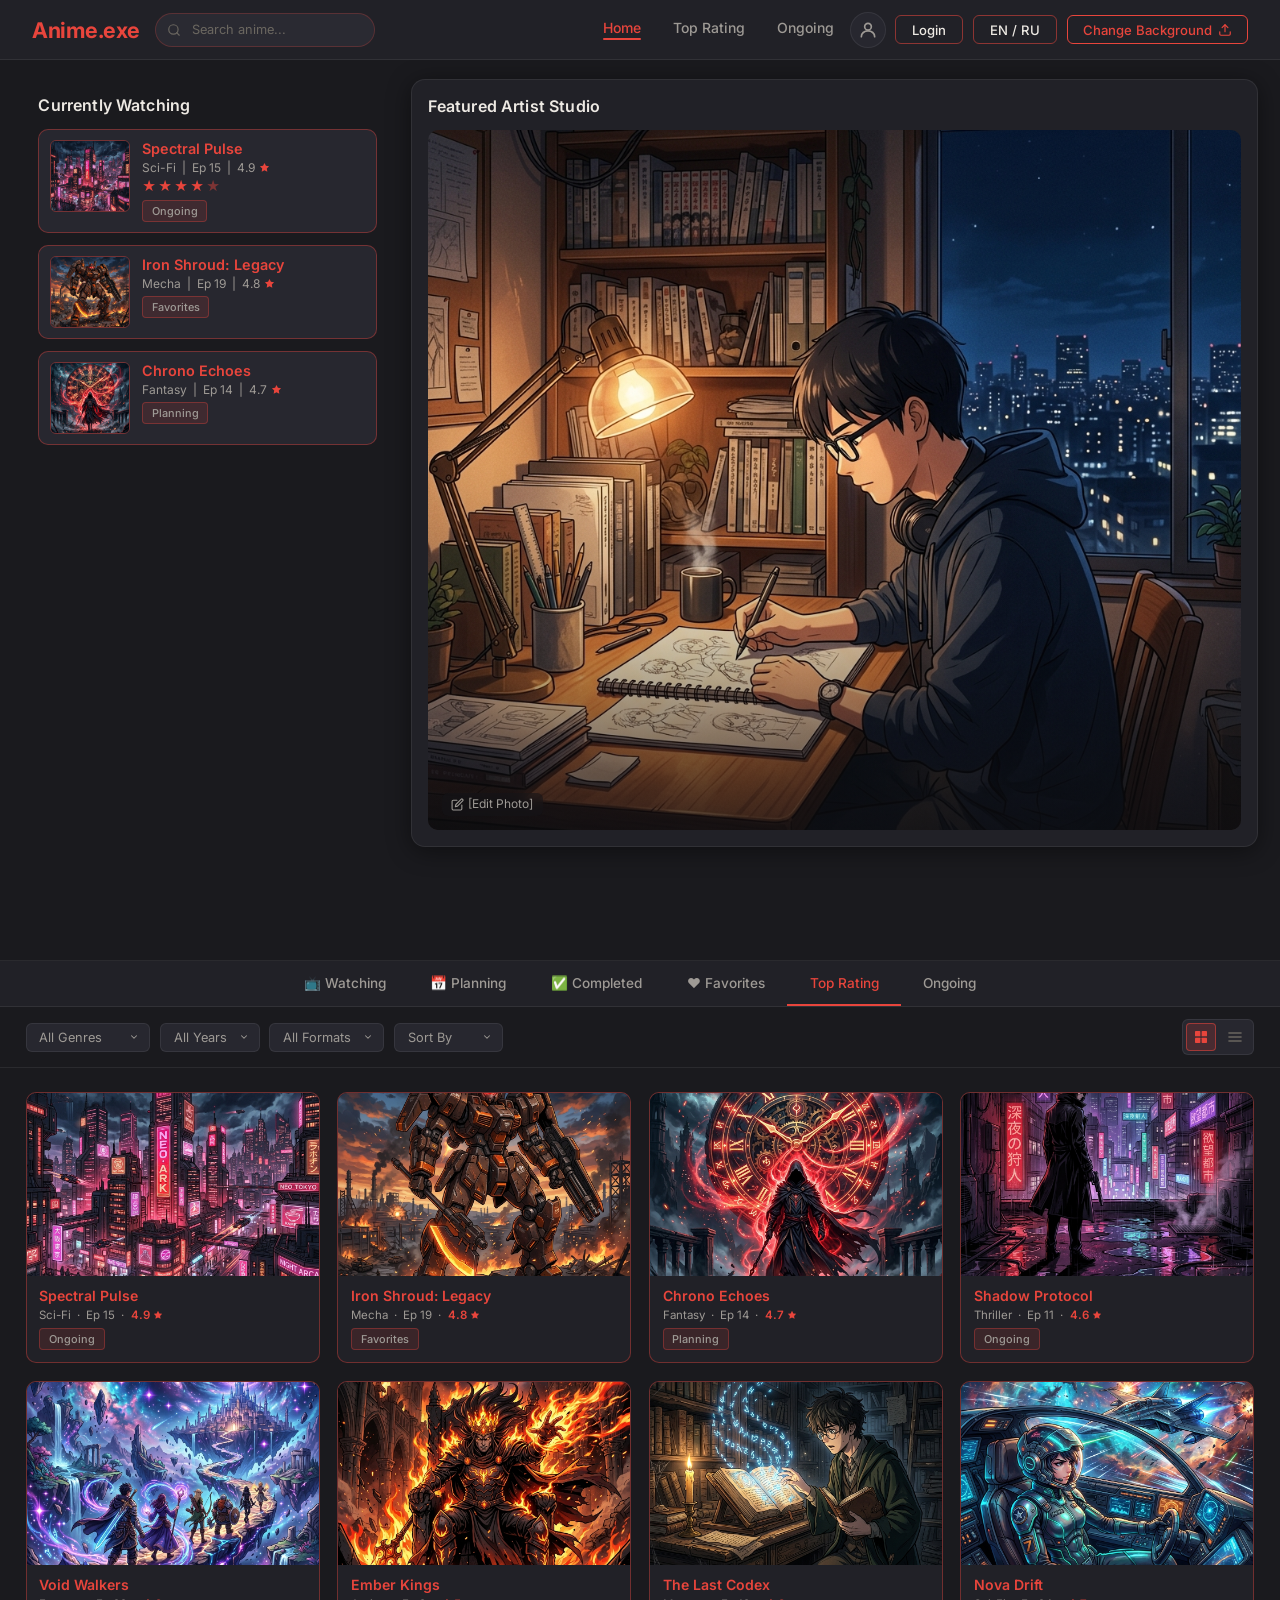
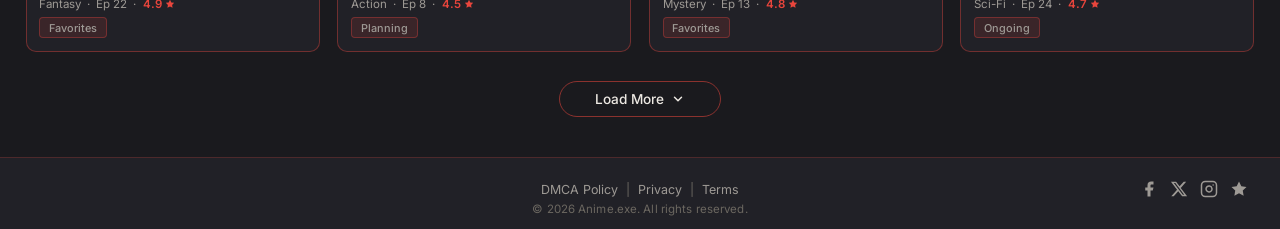
<file: index.html>
<!DOCTYPE html>
<html lang="en">

<head>
  <meta charset="UTF-8" />
  <meta name="viewport" content="width=device-width, initial-scale=1.0" />
  <meta name="description"
    content="Anime.exe — Track your anime, discover featured artists, and explore top-rated series all in one place." />
  <title>Anime.exe — Anime Tracker &amp; Featured Artists</title>

  <!-- Google Fonts -->
  <link rel="preconnect" href="https://fonts.googleapis.com" />
  <link rel="preconnect" href="https://fonts.gstatic.com" crossorigin />
  <link href="https://fonts.googleapis.com/css2?family=Inter:wght@300;400;500;600;700&display=swap" rel="stylesheet" />

  <link rel="stylesheet" href="css/style.css" />
</head>

<body>

  <!-- ===================== NAVIGATION ===================== -->
  <header class="navbar" role="banner">
    <a href="#" class="logo" id="site-logo" aria-label="Anime.exe Home">Anime<span>.exe</span></a>

    <!-- Search bar -->
    <div class="header-search-wrap" id="header-search-wrap">
      <svg class="search-icon" xmlns="http://www.w3.org/2000/svg" viewBox="0 0 24 24" fill="none" stroke="currentColor"
        stroke-width="2" stroke-linecap="round" stroke-linejoin="round" aria-hidden="true">
        <circle cx="11" cy="11" r="8" />
        <line x1="21" y1="21" x2="16.65" y2="16.65" />
      </svg>
      <input type="text" id="search-bar" class="header-search" placeholder="Search anime..." autocomplete="off"
        aria-label="Search anime" />
    </div>

    <nav class="nav-links" id="main-nav" aria-label="Main navigation">
      <a href="#home-section" class="nav-link active" id="nav-home">Home</a>
      <a href="#library-section" class="nav-link" id="nav-top-rating" data-tab="tab-top">Top Rating</a>
      <a href="#library-section" class="nav-link" id="nav-ongoing" data-tab="tab-ongoing">Ongoing</a>
    </nav>

    <div class="nav-actions" id="nav-actions">
      <button class="btn-icon" id="btn-profile" aria-label="Profile">
        <svg xmlns="http://www.w3.org/2000/svg" width="20" height="20" viewBox="0 0 24 24" fill="none"
          stroke="currentColor" stroke-width="2" stroke-linecap="round" stroke-linejoin="round">
          <circle cx="12" cy="8" r="4" />
          <path d="M4 20c0-4 3.6-7 8-7s8 3 8 7" />
        </svg>
      </button>
      <button class="btn-outline" id="btn-login">Login</button>
      <button class="btn-outline" id="lang-toggle" aria-label="Toggle language" title="Switch language">EN / RU</button>
      <button class="btn-change-bg" id="btn-change-bg">
        Change Background
        <svg xmlns="http://www.w3.org/2000/svg" width="14" height="14" viewBox="0 0 24 24" fill="none"
          stroke="currentColor" stroke-width="2" stroke-linecap="round" stroke-linejoin="round" style="margin-left:6px">
          <path d="M21 15v4a2 2 0 0 1-2 2H5a2 2 0 0 1-2-2v-4" />
          <polyline points="17 8 12 3 7 8" />
          <line x1="12" y1="3" x2="12" y2="15" />
        </svg>
      </button>
      <!-- Hidden file picker triggered by the button above -->
      <input type="file" id="bg-upload" accept="image/*" style="display:none" aria-hidden="true" />
    </div>
  </header>

  <!-- ===================== MAIN CONTENT ===================== -->
  <main class="main-content" id="main-grid-view" data-section="home-section">

    <!-- LEFT COLUMN: Currently Watching -->
    <section class="col-left" id="currently-watching" aria-label="Currently Watching">
      <h2 class="section-title">Currently Watching</h2>

      <div class="anime-cards-list" id="anime-cards-list">

        <!-- Card 1: Spectral Pulse -->
        <article class="anime-card sidebar-card" id="card-spectral-pulse">
          <div class="card-thumb">
            <img src="assets/spectral-pulse.png" alt="Spectral Pulse — sci-fi cityscape" loading="lazy" />
          </div>
          <div class="card-info">
            <h3 class="card-title">Spectral Pulse</h3>
            <p class="card-meta">Sci-Fi &nbsp;|&nbsp; Ep 15 &nbsp;|&nbsp; 4.9
              <svg class="star-icon" xmlns="http://www.w3.org/2000/svg" viewBox="0 0 24 24" fill="currentColor">
                <path
                  d="M12 2l3.09 6.26L22 9.27l-5 4.87 1.18 6.88L12 17.77l-6.18 3.25L7 14.14 2 9.27l6.91-1.01L12 2z" />
              </svg>
            </p>
            <div class="card-stars" aria-label="Rating 4.9 out of 5">
              <span class="star filled">★</span><span class="star filled">★</span><span
                class="star filled">★</span><span class="star filled">★</span><span class="star half">★</span>
            </div>
            <span class="badge badge-ongoing" id="badge-ongoing-1">Ongoing</span>
          </div>
        </article>

        <!-- Card 2: Iron Shroud: Legacy -->
        <article class="anime-card sidebar-card" id="card-iron-shroud">
          <div class="card-thumb">
            <img src="assets/iron-shroud.png" alt="Iron Shroud: Legacy — giant mecha robot" loading="lazy" />
          </div>
          <div class="card-info">
            <h3 class="card-title">Iron Shroud: Legacy</h3>
            <p class="card-meta">Mecha &nbsp;|&nbsp; Ep 19 &nbsp;|&nbsp; 4.8
              <svg class="star-icon" xmlns="http://www.w3.org/2000/svg" viewBox="0 0 24 24" fill="currentColor">
                <path
                  d="M12 2l3.09 6.26L22 9.27l-5 4.87 1.18 6.88L12 17.77l-6.18 3.25L7 14.14 2 9.27l6.91-1.01L12 2z" />
              </svg>
            </p>
            <span class="badge badge-favorites" id="badge-favorites-1">Favorites</span>
          </div>
        </article>

        <!-- Card 3: Chrono Echoes -->
        <article class="anime-card sidebar-card" id="card-chrono-echoes">
          <div class="card-thumb">
            <img src="assets/chrono-echoes.png" alt="Chrono Echoes — cloaked figure and glowing clock" loading="lazy" />
          </div>
          <div class="card-info">
            <h3 class="card-title">Chrono Echoes</h3>
            <p class="card-meta">Fantasy &nbsp;|&nbsp; Ep 14 &nbsp;|&nbsp; 4.7
              <svg class="star-icon" xmlns="http://www.w3.org/2000/svg" viewBox="0 0 24 24" fill="currentColor">
                <path
                  d="M12 2l3.09 6.26L22 9.27l-5 4.87 1.18 6.88L12 17.77l-6.18 3.25L7 14.14 2 9.27l6.91-1.01L12 2z" />
              </svg>
            </p>
            <span class="badge badge-planning" id="badge-planning-1">Planning</span>
          </div>
        </article>

      </div>
    </section>

    <!-- RIGHT COLUMN: Featured Artist Studio -->
    <section class="col-right" id="featured-artist" aria-label="Featured Artist Studio">
      <h2 class="section-title">Featured Artist Studio</h2>
      <div class="artist-panel" id="artist-panel">
        <button class="edit-photo-btn" id="btn-edit-photo" aria-label="Edit background photo">
          <svg xmlns="http://www.w3.org/2000/svg" width="13" height="13" viewBox="0 0 24 24" fill="none"
            stroke="currentColor" stroke-width="2" stroke-linecap="round" stroke-linejoin="round"
            style="display:inline;vertical-align:middle;margin-right:4px">
            <path d="M11 4H4a2 2 0 0 0-2 2v14a2 2 0 0 0 2 2h14a2 2 0 0 0 2-2v-7" />
            <path d="M18.5 2.5a2.121 2.121 0 0 1 3 3L12 15l-4 1 1-4 9.5-9.5z" />
          </svg>
          [Edit Photo]
        </button>
      </div>
    </section>

  </main>

  <!-- ===================== DETAIL VIEW ===================== -->
  <section id="detail-view" class="hidden">
    <button id="back-to-grid" class="neon-btn-small">← Back to Home</button>

    <div class="detail-header-box neon-box">
      <h1 id="detail-title">NEON AEGIS: CHRONO RIFT</h1>
      <div class="detail-stats">
        <span id="detail-rating" class="accent-text">4.9 ★★★★★</span>
        <span class="divider">|</span>
        <span id="detail-episodes">13 EPISODES</span>
        <span class="divider">|</span>
        <span id="detail-status" class="status-badge">ONGOING</span>
      </div>
    </div>

    <div class="detail-meta-box neon-box">
      <div class="library-dropdown-container">
        <button id="detail-lib-btn" class="neon-btn-large">
          <span class="icon">⊞</span> ADD TO LIBRARY
        </button>
        <div id="library-dropdown" class="neon-dropdown hidden">
          <button class="dropdown-item" data-list="favorites">❤️ Favorites</button>
          <button class="dropdown-item" data-list="planning">📅 Planning</button>
          <button class="dropdown-item" data-list="watching">📺 Watching</button>
          <button class="dropdown-item" data-list="completed">✅ Completed</button>
        </div>
      </div>
      <div class="meta-info">
        <span>Type: <span id="detail-type" class="accent-text">TV</span></span>
        <span>Season: <span id="detail-season" class="accent-text">Spring</span></span>
        <span>Genres: <span id="detail-genres" class="accent-text">Action • Sci-Fi</span></span>
        <span>Duration: <span id="detail-duration" class="accent-text">~ 24 min</span></span>
      </div>
    </div>

    <div class="detail-content-split">
      <!-- Left Side: Episode / Info Area -->
      <div class="detail-sidebar neon-box">
        <div class="tab-headers">
          <span class="tab active" data-tab="description">DESCRIPTION</span>
          <span class="tab" data-tab="characters">CHARACTERS</span>
        </div>
        <div class="tab-content" id="detail-synopsis">
          Loading synopsis...
        </div>
      </div>

      <!-- Right Side: Video Player -->
      <div class="detail-player-container">
        <iframe id="detail-video-iframe" src="" frameborder="0" allowfullscreen></iframe>
      </div>
    </div>
  </section>

  <!-- ===================== LIBRARY SECTION ===================== -->
  <section id="library-section" class="lib-section" aria-label="Browse Library">

    <!-- Category Tabs -->
    <nav class="lib-category-nav" id="lib-category-nav" aria-label="Library categories">
      <div class="lib-tabs" role="tablist">
        <button class="lib-tab category-tab" id="tab-watching" role="tab" aria-selected="false" data-type="watching">📺 Watching</button>
        <button class="lib-tab category-tab" id="tab-planning" role="tab" aria-selected="false" data-type="planning">📅 Planning</button>
        <button class="lib-tab category-tab" id="tab-completed" role="tab" aria-selected="false" data-type="completed">✅ Completed</button>
        <button class="lib-tab category-tab" id="tab-favorites" role="tab" aria-selected="false" data-type="favorites">❤️ Favorites</button>
        <button class="lib-tab lib-tab--active active-tab category-tab" id="tab-top" role="tab" aria-selected="true" data-type="top">Top Rating</button>
        <button class="lib-tab category-tab" id="tab-ongoing" role="tab" aria-selected="false" data-type="ongoing">Ongoing</button>
      </div>
    </nav>

    <!-- Filter Bar -->
    <div class="lib-filter-bar" id="lib-filter-bar">
      <div class="lib-filters-left" id="lib-filters-left">
        <select class="lib-select" id="genre-filter" aria-label="Filter by genre">
          <option value="">All Genres</option>
          <option value="Action">Action</option>
          <option value="Adventure">Adventure</option>
          <option value="Comedy">Comedy</option>
          <option value="Drama">Drama</option>
          <option value="Fantasy">Fantasy</option>
          <option value="Horror">Horror</option>
          <option value="Mecha">Mecha</option>
          <option value="Mystery">Mystery</option>
          <option value="Romance">Romance</option>
          <option value="Sci-Fi">Sci-Fi</option>
          <option value="Slice of Life">Slice of Life</option>
          <option value="Sports">Sports</option>
          <option value="Supernatural">Supernatural</option>
          <option value="Thriller">Thriller</option>
        </select>
        <select class="lib-select" id="year-filter" aria-label="Filter by year">
          <option value="">All Years</option>
          <option value="2026">2026</option>
          <option value="2025">2025</option>
          <option value="2024">2024</option>
          <option value="2023">2023</option>
          <option value="2022">2022</option>
          <option value="2021">2021</option>
          <option value="2020">2020</option>
        </select>
        <select class="lib-select" id="format-filter" aria-label="Filter by format">
          <option value="">All Formats</option>
          <option value="tv">TV Series</option>
          <option value="movie">Movie</option>
          <option value="ova">OVA</option>
          <option value="ona">ONA</option>
          <option value="special">Special</option>
        </select>
        <select class="lib-select" id="filter-sort" aria-label="Sort by">
          <option value="">Sort By</option>
          <option value="rating">Rating</option>
          <option value="title">Title (A–Z)</option>
          <option value="newest">Newest</option>
        </select>
      </div>
      <div class="lib-view-toggle" id="lib-view-toggle" role="group" aria-label="View mode">
        <button class="lib-view-btn lib-view-btn--active" id="btn-grid-view" aria-label="Grid view" title="Grid View">
          <svg xmlns="http://www.w3.org/2000/svg" width="16" height="16" viewBox="0 0 24 24" fill="currentColor">
            <rect x="3" y="3" width="8" height="8" rx="1"/><rect x="13" y="3" width="8" height="8" rx="1"/>
            <rect x="3" y="13" width="8" height="8" rx="1"/><rect x="13" y="13" width="8" height="8" rx="1"/>
          </svg>
        </button>
        <button class="lib-view-btn" id="btn-list-view" aria-label="List view" title="List View">
          <svg xmlns="http://www.w3.org/2000/svg" width="16" height="16" viewBox="0 0 24 24" fill="none"
            stroke="currentColor" stroke-width="2.5" stroke-linecap="round">
            <line x1="3" y1="6" x2="21" y2="6"/><line x1="3" y1="12" x2="21" y2="12"/>
            <line x1="3" y1="18" x2="21" y2="18"/>
          </svg>
        </button>
      </div>
    </div>

    <!-- Anime Grid + Pagination -->
    <div class="lib-section-body" id="lib-section-body">
      <div class="lib-grid" id="library-grid" role="list" aria-live="polite">

        <!-- Card 1 — Spectral Pulse -->
        <article class="lib-card" id="lc-1" role="listitem">
          <div class="lib-card__poster">
            <img src="assets/spectral-pulse.png" alt="Spectral Pulse" loading="lazy" />
            <div class="lib-card__overlay">
              <p class="lib-card__synopsis">In a city where signals carry memories, one detective can read the dead. Every frequency hides a secret buried in static.</p>
              <a href="#" class="lib-card__trailer" id="trailer-lc-1">▶ Play Trailer</a>
            </div>
          </div>
          <div class="lib-card__body">
            <h3 class="lib-card__title">Spectral Pulse</h3>
            <p class="lib-card__meta">Sci-Fi &nbsp;·&nbsp; Ep 15 &nbsp;·&nbsp; <span class="lib-rating">4.9 <svg class="lib-star" viewBox="0 0 24 24" fill="currentColor"><path d="M12 2l3.09 6.26L22 9.27l-5 4.87 1.18 6.88L12 17.77l-6.18 3.25L7 14.14 2 9.27l6.91-1.01L12 2z"/></svg></span></p>
            <span class="badge badge-ongoing">Ongoing</span>
          </div>
        </article>

        <!-- Card 2 — Iron Shroud: Legacy -->
        <article class="lib-card" id="lc-2" role="listitem">
          <div class="lib-card__poster">
            <img src="assets/iron-shroud.png" alt="Iron Shroud: Legacy" loading="lazy" />
            <div class="lib-card__overlay">
              <p class="lib-card__synopsis">Humanity's last iron fortress stands against an endless mechanical tide. One pilot carries the weight of every fallen soldier.</p>
              <a href="#" class="lib-card__trailer" id="trailer-lc-2">▶ Play Trailer</a>
            </div>
          </div>
          <div class="lib-card__body">
            <h3 class="lib-card__title">Iron Shroud: Legacy</h3>
            <p class="lib-card__meta">Mecha &nbsp;·&nbsp; Ep 19 &nbsp;·&nbsp; <span class="lib-rating">4.8 <svg class="lib-star" viewBox="0 0 24 24" fill="currentColor"><path d="M12 2l3.09 6.26L22 9.27l-5 4.87 1.18 6.88L12 17.77l-6.18 3.25L7 14.14 2 9.27l6.91-1.01L12 2z"/></svg></span></p>
            <span class="badge badge-favorites">Favorites</span>
          </div>
        </article>

        <!-- Card 3 — Chrono Echoes -->
        <article class="lib-card" id="lc-3" role="listitem">
          <div class="lib-card__poster">
            <img src="assets/chrono-echoes.png" alt="Chrono Echoes" loading="lazy" />
            <div class="lib-card__overlay">
              <p class="lib-card__synopsis">A sorcerer cursed to relive the same dying hour searches for the one choice that breaks the loop. Time is not an ally — it is a cage.</p>
              <a href="#" class="lib-card__trailer" id="trailer-lc-3">▶ Play Trailer</a>
            </div>
          </div>
          <div class="lib-card__body">
            <h3 class="lib-card__title">Chrono Echoes</h3>
            <p class="lib-card__meta">Fantasy &nbsp;·&nbsp; Ep 14 &nbsp;·&nbsp; <span class="lib-rating">4.7 <svg class="lib-star" viewBox="0 0 24 24" fill="currentColor"><path d="M12 2l3.09 6.26L22 9.27l-5 4.87 1.18 6.88L12 17.77l-6.18 3.25L7 14.14 2 9.27l6.91-1.01L12 2z"/></svg></span></p>
            <span class="badge badge-planning">Planning</span>
          </div>
        </article>

        <!-- Card 4 — Shadow Protocol -->
        <article class="lib-card" id="lc-4" role="listitem">
          <div class="lib-card__poster">
            <img src="assets/shadow-protocol.png" alt="Shadow Protocol" loading="lazy" />
            <div class="lib-card__overlay">
              <p class="lib-card__synopsis">Ghost operatives exist between governments, unseen and unaccountable. When one goes rogue, only shadows can hunt a shadow.</p>
              <a href="#" class="lib-card__trailer" id="trailer-lc-4">▶ Play Trailer</a>
            </div>
          </div>
          <div class="lib-card__body">
            <h3 class="lib-card__title">Shadow Protocol</h3>
            <p class="lib-card__meta">Thriller &nbsp;·&nbsp; Ep 11 &nbsp;·&nbsp; <span class="lib-rating">4.6 <svg class="lib-star" viewBox="0 0 24 24" fill="currentColor"><path d="M12 2l3.09 6.26L22 9.27l-5 4.87 1.18 6.88L12 17.77l-6.18 3.25L7 14.14 2 9.27l6.91-1.01L12 2z"/></svg></span></p>
            <span class="badge badge-ongoing">Ongoing</span>
          </div>
        </article>

        <!-- Card 5 — Void Walkers -->
        <article class="lib-card" id="lc-5" role="listitem">
          <div class="lib-card__poster">
            <img src="assets/void-walkers.png" alt="Void Walkers" loading="lazy" />
            <div class="lib-card__overlay">
              <p class="lib-card__synopsis">Five strangers bound by a cosmic anomaly must cross a dimension that devours hope. To walk the Void is to forget who you were.</p>
              <a href="#" class="lib-card__trailer" id="trailer-lc-5">▶ Play Trailer</a>
            </div>
          </div>
          <div class="lib-card__body">
            <h3 class="lib-card__title">Void Walkers</h3>
            <p class="lib-card__meta">Fantasy &nbsp;·&nbsp; Ep 22 &nbsp;·&nbsp; <span class="lib-rating">4.9 <svg class="lib-star" viewBox="0 0 24 24" fill="currentColor"><path d="M12 2l3.09 6.26L22 9.27l-5 4.87 1.18 6.88L12 17.77l-6.18 3.25L7 14.14 2 9.27l6.91-1.01L12 2z"/></svg></span></p>
            <span class="badge badge-favorites">Favorites</span>
          </div>
        </article>

        <!-- Card 6 — Ember Kings -->
        <article class="lib-card" id="lc-6" role="listitem">
          <div class="lib-card__poster">
            <img src="assets/ember-kings.png" alt="Ember Kings" loading="lazy" />
            <div class="lib-card__overlay">
              <p class="lib-card__synopsis">Three feuding fire dynasties teeter on the edge of civil war. One ember-born prince must choose between throne and truth.</p>
              <a href="#" class="lib-card__trailer" id="trailer-lc-6">▶ Play Trailer</a>
            </div>
          </div>
          <div class="lib-card__body">
            <h3 class="lib-card__title">Ember Kings</h3>
            <p class="lib-card__meta">Action &nbsp;·&nbsp; Ep 8 &nbsp;·&nbsp; <span class="lib-rating">4.5 <svg class="lib-star" viewBox="0 0 24 24" fill="currentColor"><path d="M12 2l3.09 6.26L22 9.27l-5 4.87 1.18 6.88L12 17.77l-6.18 3.25L7 14.14 2 9.27l6.91-1.01L12 2z"/></svg></span></p>
            <span class="badge badge-planning">Planning</span>
          </div>
        </article>

        <!-- Card 7 — The Last Codex -->
        <article class="lib-card" id="lc-7" role="listitem">
          <div class="lib-card__poster">
            <img src="assets/last-codex.png" alt="The Last Codex" loading="lazy" />
            <div class="lib-card__overlay">
              <p class="lib-card__synopsis">An ancient book rewriting itself with the reader's fears holds the key to a god's prison. Knowledge is not power — it is a chain.</p>
              <a href="#" class="lib-card__trailer" id="trailer-lc-7">▶ Play Trailer</a>
            </div>
          </div>
          <div class="lib-card__body">
            <h3 class="lib-card__title">The Last Codex</h3>
            <p class="lib-card__meta">Mystery &nbsp;·&nbsp; Ep 13 &nbsp;·&nbsp; <span class="lib-rating">4.8 <svg class="lib-star" viewBox="0 0 24 24" fill="currentColor"><path d="M12 2l3.09 6.26L22 9.27l-5 4.87 1.18 6.88L12 17.77l-6.18 3.25L7 14.14 2 9.27l6.91-1.01L12 2z"/></svg></span></p>
            <span class="badge badge-favorites">Favorites</span>
          </div>
        </article>

        <!-- Card 8 — Nova Drift -->
        <article class="lib-card" id="lc-8" role="listitem">
          <div class="lib-card__poster">
            <img src="assets/nova-drift.png" alt="Nova Drift" loading="lazy" />
            <div class="lib-card__overlay">
              <p class="lib-card__synopsis">Squadron 7 chases a signal at the edge of charted space — what they find redefines every war they've fought. Stars don't die quietly.</p>
              <a href="#" class="lib-card__trailer" id="trailer-lc-8">▶ Play Trailer</a>
            </div>
          </div>
          <div class="lib-card__body">
            <h3 class="lib-card__title">Nova Drift</h3>
            <p class="lib-card__meta">Sci-Fi &nbsp;·&nbsp; Ep 24 &nbsp;·&nbsp; <span class="lib-rating">4.7 <svg class="lib-star" viewBox="0 0 24 24" fill="currentColor"><path d="M12 2l3.09 6.26L22 9.27l-5 4.87 1.18 6.88L12 17.77l-6.18 3.25L7 14.14 2 9.27l6.91-1.01L12 2z"/></svg></span></p>
            <span class="badge badge-ongoing">Ongoing</span>
          </div>
        </article>

      </div><!-- /.lib-grid -->

      <!-- Load More -->
      <div class="lib-pagination" id="lib-pagination">
        <button class="btn-load-more" id="load-more-btn">
          Load More
          <svg xmlns="http://www.w3.org/2000/svg" width="14" height="14" viewBox="0 0 24 24" fill="none"
            stroke="currentColor" stroke-width="2.5" stroke-linecap="round" stroke-linejoin="round" style="margin-left:7px">
            <polyline points="6 9 12 15 18 9"/>
          </svg>
        </button>
      </div>

    </div><!-- /.lib-section-body -->

  </section><!-- /#library-section -->



  <script>
    function activateLibTab(tabId) {
      document.querySelectorAll('.lib-tab').forEach(function (t) {
        t.classList.remove('lib-tab--active');
        t.setAttribute('aria-selected', 'false');
      });
      var el = document.getElementById(tabId);
      if (el) { el.classList.add('lib-tab--active'); el.setAttribute('aria-selected', 'true'); }
    }
    document.querySelectorAll('.lib-tab').forEach(function (tab) {
      tab.addEventListener('click', function () { activateLibTab(this.id); });
    });
    ['nav-top-rating', 'nav-ongoing'].forEach(function (navId) {
      var el = document.getElementById(navId);
      if (!el) return;
      el.addEventListener('click', function () {
        var tabId = this.getAttribute('data-tab');
        if (tabId) activateLibTab(tabId);
      });
    });
  </script>

  <!-- ===================== FOOTER ===================== -->
  <footer class="site-footer" id="site-footer" role="contentinfo">
    <div class="footer-inner">
      <div class="footer-policy-links" id="footer-policy-links">
        <a href="#" class="footer-link" id="link-dmca">DMCA Policy</a>
        <span class="footer-sep">|</span>
        <a href="#" class="footer-link" id="link-privacy">Privacy</a>
        <span class="footer-sep">|</span>
        <a href="#" class="footer-link" id="link-terms">Terms</a>
      </div>
      <div class="footer-social" id="footer-social" aria-label="Social media links">
        <a href="#" class="social-icon" id="social-facebook" aria-label="Facebook">
          <svg xmlns="http://www.w3.org/2000/svg" width="18" height="18" viewBox="0 0 24 24" fill="currentColor"><path d="M18 2h-3a5 5 0 0 0-5 5v3H7v4h3v8h4v-8h3l1-4h-4V7a1 1 0 0 1 1-1h3z" /></svg>
        </a>
        <a href="#" class="social-icon" id="social-twitter" aria-label="X (Twitter)">
          <svg xmlns="http://www.w3.org/2000/svg" width="18" height="18" viewBox="0 0 24 24" fill="currentColor"><path d="M18.244 2.25h3.308l-7.227 8.26 8.502 11.24H16.17l-5.214-6.817L4.99 21.75H1.68l7.73-8.835L1.254 2.25H8.08l4.713 6.231zm-1.161 17.52h1.833L7.084 4.126H5.117z" /></svg>
        </a>
        <a href="#" class="social-icon" id="social-instagram" aria-label="Instagram">
          <svg xmlns="http://www.w3.org/2000/svg" width="18" height="18" viewBox="0 0 24 24" fill="none" stroke="currentColor" stroke-width="2" stroke-linecap="round" stroke-linejoin="round"><rect x="2" y="2" width="20" height="20" rx="5" ry="5" /><path d="M16 11.37A4 4 0 1 1 12.63 8 4 4 0 0 1 16 11.37z" /><line x1="17.5" y1="6.5" x2="17.51" y2="6.5" /></svg>
        </a>
        <a href="#" class="social-icon social-icon--star" id="social-youtube" aria-label="YouTube">
          <svg xmlns="http://www.w3.org/2000/svg" width="18" height="18" viewBox="0 0 24 24" fill="currentColor"><path d="M12 2l3.09 6.26L22 9.27l-5 4.87 1.18 6.88L12 17.77l-6.18 3.25L7 14.14 2 9.27l6.91-1.01L12 2z" /></svg>
        </a>
      </div>
    </div>
    <p class="footer-copy" id="footer-copyright">© 2026 Anime.exe. All rights reserved.</p>
  </footer>

  <!-- App functionality -->
  <script src="app.js"></script>




  <!-- ===================== LOGIN MODAL ===================== -->
  <div id="login-modal" class="modal-overlay hidden" role="dialog" aria-modal="true" aria-labelledby="modal-title">
    <div class="modal-box neon-box">
      <button class="modal-close" id="modal-close" aria-label="Close">✕</button>
      <h2 class="modal-title" id="modal-title">LOGIN</h2>
      <p class="modal-subtitle">Sign in to sync your library</p>
      <div class="modal-form">
        <input type="text" id="modal-username" class="modal-input" placeholder="Username" autocomplete="off" />
        <input type="password" id="modal-password" class="modal-input" placeholder="Password" />
        <button class="neon-btn-large modal-submit" id="modal-submit">ENTER</button>
        <p class="modal-status" id="modal-status"></p>
      </div>
    </div>
  </div>

</body>

</html>
</file>
<file: css/style.css>
/* ============================================================
   Shinsu.exe — Main Stylesheet
   Design: Dark charcoal background, coral-red accents, off-white text
   ============================================================ */

/* ── CSS Custom Properties ─────────────────────────────────── */
:root {
  --bg-base: #1a1a1e;
  /* Deep charcoal page bg */
  --bg-surface: #212127;
  /* Cards / navbar surface */
  --bg-surface-2: #27272f;
  /* Slightly lighter surface */
  --bg-hover: #2e2e38;

  --accent: #e8453c;
  /* Coral-red accent */
  --accent-hover: #ff5a52;
  --accent-dim: rgba(232, 69, 60, 0.18);
  --accent-border: rgba(232, 69, 60, 0.55);

  --text-primary: #ede9e3;
  /* Off-white */
  --text-secondary: #9e9a95;
  /* Muted warm grey */
  --text-muted: #6b6760;

  --border-subtle: rgba(255, 255, 255, 0.07);
  --border-card: rgba(232, 69, 60, 0.40);

  --radius-sm: 6px;
  --radius-md: 10px;
  --radius-lg: 14px;

  --shadow-card: 0 4px 24px rgba(0, 0, 0, 0.45);
  --shadow-glow: 0 0 18px rgba(232, 69, 60, 0.25);

  --font: 'Inter', system-ui, -apple-system, sans-serif;

  --transition: 0.2s ease;
}

/* ── Reset & Base ───────────────────────────────────────────── */
*,
*::before,
*::after {
  box-sizing: border-box;
  margin: 0;
  padding: 0;
}

html {
  font-size: 16px;
  scroll-behavior: smooth;
}

body {
  font-family: var(--font);
  background-color: var(--bg-base);
  color: var(--text-primary);
  min-height: 100vh;
  display: flex;
  flex-direction: column;
  -webkit-font-smoothing: antialiased;
  -moz-osx-font-smoothing: grayscale;
}

img {
  display: block;
  max-width: 100%;
}

a {
  text-decoration: none;
  color: inherit;
}

button {
  cursor: pointer;
  font-family: var(--font);
  border: none;
  background: none;
}

/* ── NAVBAR ────────────────────────────────────────────────── */
.navbar {
  display: flex;
  align-items: center;
  justify-content: flex-start;
  padding: 0 2rem;
  height: 60px;
  background-color: var(--bg-surface);
  border-bottom: 1px solid var(--border-subtle);
  position: sticky;
  top: 0;
  z-index: 100;
  gap: 1rem;
}

/* Logo */
.logo {
  font-size: 1.35rem;
  font-weight: 700;
  color: var(--accent);
  letter-spacing: -0.3px;
  white-space: nowrap;
  flex-shrink: 0;
  transition: opacity var(--transition);
}

.logo:hover {
  opacity: 0.85;
}

.logo span {
  color: var(--accent);
}

/* Search bar */
.header-search-wrap {
  position: relative;
  display: flex;
  align-items: center;
  flex-shrink: 0;
}

.search-icon {
  position: absolute;
  left: 12px;
  width: 14px;
  height: 14px;
  color: var(--text-muted);
  pointer-events: none;
  transition: color var(--transition);
}

.header-search {
  width: 220px;
  height: 34px;
  padding: 0 0.9rem 0 2.2rem;   /* left room for the icon */
  border-radius: 25px;
  border: 1px solid rgba(232, 69, 60, 0.25);
  background: #2a2a32;          /* slightly lighter than charcoal header */
  color: var(--text-primary);
  font-family: var(--font);
  font-size: 0.8rem;
  outline: none;
  transition:
    border-color var(--transition),
    box-shadow var(--transition),
    background var(--transition);
}

.header-search::placeholder {
  color: var(--text-muted);
  font-size: 0.8rem;
}

.header-search:focus {
  border-color: var(--accent);
  background: #31313c;
  box-shadow: 0 0 0 3px rgba(232, 69, 60, 0.15), 0 0 12px rgba(232, 69, 60, 0.12);
}

.header-search-wrap:focus-within .search-icon {
  color: var(--accent);
}

/* Nav links — pushed right by margin-left: auto */
.nav-links {
  display: flex;
  align-items: center;
  gap: 2rem;
  margin-left: auto;
  flex-shrink: 0;
}

.nav-link {
  font-size: 0.875rem;
  font-weight: 500;
  color: var(--text-secondary);
  position: relative;
  padding-bottom: 4px;
  transition: color var(--transition);
  white-space: nowrap;
}

.nav-link::after {
  content: '';
  position: absolute;
  bottom: 0;
  left: 0;
  width: 0;
  height: 2px;
  background: var(--accent);
  border-radius: 2px;
  transition: width var(--transition);
}

.nav-link:hover {
  color: var(--text-primary);
}

.nav-link:hover::after {
  width: 100%;
}

.nav-link.active {
  color: var(--accent);
}

.nav-link.active::after {
  width: 100%;
}

/* Right actions */
.nav-actions {
  display: flex;
  align-items: center;
  gap: 0.6rem;
  flex-shrink: 0;
}

.btn-icon {
  display: flex;
  align-items: center;
  justify-content: center;
  width: 36px;
  height: 36px;
  border-radius: 50%;
  background: var(--bg-surface-2);
  color: var(--text-secondary);
  border: 1px solid var(--border-subtle);
  transition: background var(--transition), color var(--transition), border-color var(--transition);
}

.btn-icon:hover {
  background: var(--bg-hover);
  color: var(--text-primary);
  border-color: var(--accent-border);
}

.btn-outline {
  padding: 0.35rem 1rem;
  border-radius: var(--radius-sm);
  border: 1px solid var(--accent-border);
  color: var(--text-primary);
  font-size: 0.82rem;
  font-weight: 500;
  background: transparent;
  transition: background var(--transition), border-color var(--transition), color var(--transition);
  white-space: nowrap;
}

.btn-outline:hover {
  background: var(--accent-dim);
  border-color: var(--accent);
}

.btn-change-bg {
  display: flex;
  align-items: center;
  padding: 0.35rem 0.95rem;
  border-radius: var(--radius-sm);
  border: 1px solid var(--accent);
  background: transparent;
  color: var(--accent);
  font-size: 0.82rem;
  font-weight: 500;
  transition: background var(--transition), color var(--transition), box-shadow var(--transition);
  white-space: nowrap;
}

.btn-change-bg:hover {
  background: var(--accent);
  color: #fff;
  box-shadow: var(--shadow-glow);
}

/* ── MAIN LAYOUT ────────────────────────────────────────────── */
.main-content {
  display: flex;
  gap: 1.1rem;
  padding: 1.2rem 1.4rem;
  flex: 1;
  /* lock hero to full viewport so library starts below the fold */
  min-height: 100vh;
  align-items: stretch;
}

/* ── SECTION TITLES ─────────────────────────────────────────── */
.section-title {
  font-size: 1rem;
  font-weight: 600;
  color: var(--text-primary);
  margin-bottom: 0.85rem;
  letter-spacing: 0.01em;
}

/* ── LEFT COLUMN — Currently Watching ──────────────────────── */
.col-left {
  width: 30%;
  flex-shrink: 0;
  background-color: transparent !important;
  box-shadow: none !important;
  border: none !important;
  border-radius: var(--radius-lg);
  padding: 1rem;
}

.anime-cards-list {
  display: flex;
  flex-direction: column;
  gap: 0.7rem;
}

/* ── ANIME CARD ─────────────────────────────────────────────── */
.anime-card {
  display: flex;
  align-items: flex-start;
  gap: 0.75rem;
  background: var(--bg-surface-2);
  border: 1px solid var(--border-card);
  border-radius: var(--radius-md);
  padding: 0.65rem;
  transition: border-color var(--transition), box-shadow var(--transition), background var(--transition);
  cursor: pointer;
}

.anime-card:hover {
  border-color: var(--accent);
  box-shadow: var(--shadow-glow);
  background: var(--bg-hover);
}

.card-thumb {
  width: 80px;
  height: 72px;
  flex-shrink: 0;
  border-radius: var(--radius-sm);
  overflow: hidden;
  border: 1px solid var(--border-card);
}

.card-thumb img {
  width: 100%;
  height: 100%;
  object-fit: cover;
  transition: transform 0.35s ease;
}

.anime-card:hover .card-thumb img {
  transform: scale(1.06);
}

.card-info {
  flex: 1;
  min-width: 0;
  display: flex;
  flex-direction: column;
  gap: 0.2rem;
}

.card-title {
  font-size: 0.9rem;
  font-weight: 600;
  color: var(--accent);
  white-space: nowrap;
  overflow: hidden;
  text-overflow: ellipsis;
}

.card-meta {
  font-size: 0.75rem;
  color: var(--text-secondary);
  display: flex;
  align-items: center;
  gap: 4px;
}

.star-icon {
  width: 11px;
  height: 11px;
  fill: var(--accent);
  flex-shrink: 0;
}

.card-stars {
  display: flex;
  gap: 2px;
  margin: 1px 0 2px;
}

.star {
  font-size: 0.85rem;
  color: var(--accent);
  line-height: 1;
}

.star.half {
  opacity: 0.45;
}

/* Badges */
.badge {
  display: inline-block;
  padding: 0.18rem 0.55rem;
  border-radius: 4px;
  font-size: 0.68rem;
  font-weight: 500;
  width: fit-content;
  margin-top: 2px;
}

.badge-ongoing {
  background: rgba(232, 69, 60, 0.12);
  border: 1px solid rgba(232, 69, 60, 0.35);
  color: var(--text-secondary);
}

.badge-favorites {
  background: rgba(232, 69, 60, 0.12);
  border: 1px solid rgba(232, 69, 60, 0.35);
  color: var(--text-secondary);
}

.badge-planning {
  background: rgba(232, 69, 60, 0.12);
  border: 1px solid rgba(232, 69, 60, 0.35);
  color: var(--text-secondary);
}

/* ── RIGHT COLUMN — Featured Artist Studio ──────────────────── */
.col-right {
  flex: 1;
  min-width: 0;
  display: flex;
  flex-direction: column;
  /* ensure it grows to fill the stretched row */
  height: 100%;
  background: var(--bg-surface);
  border: 1px solid var(--border-subtle);
  border-radius: var(--radius-lg);
  padding: 1rem;
  box-shadow: var(--shadow-card);
}

.artist-panel {
  position: relative;
  flex: 1;
  border-radius: var(--radius-md);
  overflow: hidden;
  /* fills leftover viewport space while keeping a sensible floor */
  min-height: calc(100vh - 200px);
  background-image: url('../assets/artist-studio.png');
  background-size: cover;
  background-position: center center;
  background-repeat: no-repeat;
  transition: background-position 0.5s ease;
}

.artist-panel:hover {
  background-position: 55% center;
}

/* subtle dark gradient at the bottom for readability of the Edit Photo btn */
.artist-panel::after {
  content: '';
  position: absolute;
  inset: 0;
  border-radius: var(--radius-md);
  background: linear-gradient(
    to top,
    rgba(14, 14, 17, 0.72) 0%,
    rgba(14, 14, 17, 0.18) 28%,
    transparent 55%
  );
  pointer-events: none;
  z-index: 0;
}

.edit-photo-btn {
  position: absolute;
  bottom: 14px;
  left: 14px;
  z-index: 1;
  display: flex;
  align-items: center;
  font-size: 0.75rem;
  color: var(--text-secondary);
  background: rgba(20, 20, 24, 0.50);
  border: none;
  border-radius: var(--radius-sm);
  padding: 0.3rem 0.6rem;
  backdrop-filter: blur(6px);
  -webkit-backdrop-filter: blur(6px);
  transition: color var(--transition), background var(--transition);
  line-height: 1;
}

.edit-photo-btn:hover {
  color: var(--text-primary);
  background: rgba(20, 20, 24, 0.85);
}

/* ── FOOTER ────────────────────────────────────────────────── */
.site-footer {
  /* Flexbox push-to-bottom trick: body is display:flex/column, so
     margin-top:auto consumes all leftover space and shoves footer to the end */
  margin-top: auto;
  padding: 1.5rem 2rem 0.8rem;  /* 1.5rem top = breathing room above */
  background: var(--bg-surface);
  border-top: 1px solid rgba(232, 69, 60, 0.22);
  text-align: center;
}

.footer-inner {
  display: flex;
  align-items: center;
  justify-content: center;
  position: relative;
  margin-bottom: 0.35rem;
}

.footer-policy-links {
  display: flex;
  align-items: center;
  gap: 0.5rem;
}

.footer-link {
  font-size: 0.78rem;
  color: var(--text-secondary);
  transition: color var(--transition);
}

.footer-link:hover {
  color: var(--text-primary);
}

.footer-sep {
  color: var(--text-muted);
  font-size: 0.78rem;
}

.footer-social {
  display: flex;
  align-items: center;
  gap: 0.75rem;
  position: absolute;
  right: 0;
}

.social-icon {
  color: var(--text-secondary);
  transition: color var(--transition), transform var(--transition);
  display: flex;
  align-items: center;
}

.social-icon:hover {
  color: var(--text-primary);
  transform: translateY(-2px);
}

.social-icon--star:hover {
  color: var(--accent);
}

.footer-copy {
  font-size: 0.72rem;
  color: var(--text-muted);
  letter-spacing: 0.01em;
}

/* ── RESPONSIVE ─────────────────────────────────────────────── */

/* Large screens tweak */
@media (min-width: 1400px) {
  .main-content {
    padding: 1.5rem 2rem;
  }
}

/* Medium — collapse to vertical layout */
@media (max-width: 900px) {
  .navbar {
    padding: 0 1.2rem;
  }

  .header-search {
    width: 160px;
  }

  .nav-links {
    gap: 1.2rem;
    margin-left: 1rem;
  }

  .main-content {
    flex-direction: column;
    padding: 1rem;
  }

  .col-left {
    width: 100%;
  }

  .col-right {
    width: 100%;
  }

  .artist-panel {
    min-height: 280px;
  }
}

/* Small phones */
@media (max-width: 600px) {
  .navbar {
    flex-wrap: wrap;
    height: auto;
    padding: 0.6rem 1rem;
    gap: 0.6rem;
  }

  /* Search takes its own full row between logo row and nav row */
  .header-search-wrap {
    order: 2;
    width: 100%;
  }

  .header-search {
    width: 100%;
  }

  .nav-links {
    order: 3;
    width: 100%;
    justify-content: center;
    padding-bottom: 0.4rem;
    gap: 1rem;
    margin-left: 0;
  }

  .nav-actions {
    gap: 0.4rem;
  }

  .btn-change-bg {
    font-size: 0.75rem;
    padding: 0.3rem 0.7rem;
  }

  .card-thumb {
    width: 68px;
    height: 62px;
  }

  .footer-inner {
    flex-direction: column;
    gap: 0.5rem;
  }

  .footer-social {
    position: static;
    margin-top: 0.3rem;
  }

  .artist-panel {
    min-height: 220px;
  }
}


/* ============================================================
   LIBRARY PAGE — lib-page specific styles
   ============================================================ */

/* Ensure library page also fills viewport */
.lib-page {
  display: flex;
  flex-direction: column;
  min-height: 100vh;
}

/* ── Category Tabs ──────────────────────────────────────────── */
.lib-category-nav {
  background: var(--bg-surface);
  border-bottom: 1px solid var(--border-subtle);
  display: flex;
  justify-content: center;
  padding: 0 2rem;
}

/* ── Embedded library section (index.html) ─────────────────── */
.lib-section {
  /* offset for sticky 60px navbar so the tab bar isn't hidden */
  scroll-margin-top: 60px;
  border-top: 1px solid var(--border-subtle);
  /* faint gradient transition from the hero section above */
  background: linear-gradient(to bottom, var(--bg-surface-2) 0%, var(--bg-base) 60px);
}

/* Grid + pagination wrapper — no flex:1, just natural height */
.lib-section-body {
  padding: 1.5rem 1.6rem;
  /* normal breathing room — footer is no longer fixed over content */
  padding-bottom: 2rem;
  display: flex;
  flex-direction: column;
  gap: 1.8rem;
}


.lib-tabs {
  display: flex;
  gap: 0;
}

.lib-tab {
  padding: 0.85rem 1.4rem;
  font-family: var(--font);
  font-size: 0.85rem;
  font-weight: 500;
  color: var(--text-secondary);
  background: transparent;
  border: none;
  border-bottom: 2px solid transparent;
  cursor: pointer;
  position: relative;
  transition: color var(--transition), border-color var(--transition);
  white-space: nowrap;
}

.lib-tab:hover {
  color: var(--text-primary);
}

.lib-tab--active,
.active-tab {
  color: var(--accent);
  border-bottom-color: var(--accent);
}

/* ── Filter Bar ─────────────────────────────────────────────── */
.lib-filter-bar {
  display: flex;
  align-items: center;
  justify-content: space-between;
  padding: 0.75rem 1.6rem;
  background: var(--bg-base);
  border-bottom: 1px solid var(--border-subtle);
  gap: 1rem;
}

.lib-filters-left {
  display: flex;
  align-items: center;
  gap: 0.6rem;
  flex-wrap: wrap;
}

.lib-select {
  appearance: none;
  -webkit-appearance: none;
  background: var(--bg-surface-2)
    url("data:image/svg+xml,%3Csvg xmlns='http://www.w3.org/2000/svg' width='10' height='10' viewBox='0 0 24 24' fill='none' stroke='%239e9a95' stroke-width='2.5' stroke-linecap='round' stroke-linejoin='round'%3E%3Cpolyline points='6 9 12 15 18 9'/%3E%3C/svg%3E")
    no-repeat right 10px center;
  background-size: 10px;
  border: 1px solid var(--border-subtle);
  border-radius: var(--radius-sm);
  color: var(--text-secondary);
  font-family: var(--font);
  font-size: 0.8rem;
  padding: 0.38rem 2rem 0.38rem 0.8rem;
  cursor: pointer;
  transition: border-color var(--transition), color var(--transition), background-color var(--transition);
  outline: none;
}

.lib-select:hover {
  border-color: var(--accent-border);
  color: var(--text-primary);
}

.lib-select:focus {
  border-color: var(--accent);
  box-shadow: 0 0 0 2px rgba(232, 69, 60, 0.14);
}

/* View toggle */
.lib-view-toggle {
  display: flex;
  align-items: center;
  gap: 4px;
  background: var(--bg-surface-2);
  border: 1px solid var(--border-subtle);
  border-radius: var(--radius-sm);
  padding: 3px;
}

.lib-view-btn {
  display: flex;
  align-items: center;
  justify-content: center;
  width: 30px;
  height: 28px;
  border-radius: 4px;
  color: var(--text-muted);
  background: transparent;
  border: none;
  transition: background var(--transition), color var(--transition);
}

.lib-view-btn:hover {
  color: var(--text-primary);
  background: var(--bg-hover);
}

.lib-view-btn--active {
  background: var(--accent-dim);
  color: var(--accent);
  border: 1px solid var(--accent-border);
}

/* ── Main grid container ────────────────────────────────────── */
.lib-main {
  flex: 1;
  padding: 1.5rem 1.6rem;
  display: flex;
  flex-direction: column;
  gap: 1.8rem;
}

/* ── Anime Grid ─────────────────────────────────────────────── */
.lib-grid {
  display: grid;
  grid-template-columns: repeat(4, 1fr);
  gap: 1.1rem;
}

/* ── Individual Grid Card ───────────────────────────────────── */
.lib-card {
  background: var(--bg-surface);
  border: 1px solid var(--border-card);
  border-radius: var(--radius-md);
  overflow: hidden;
  display: flex;
  flex-direction: column;
  cursor: pointer;
  transition:
    border-color var(--transition),
    box-shadow var(--transition),
    transform 0.25s ease;
}

.lib-card:hover {
  border-color: var(--accent);
  box-shadow: var(--shadow-glow);
  transform: translateY(-4px);
}

/* Poster + overlay wrapper */
.lib-card__poster {
  position: relative;
  width: 100%;
  aspect-ratio: 16 / 10;
  overflow: hidden;
  flex-shrink: 0;
}

.lib-card__poster img {
  width: 100%;
  height: 100%;
  object-fit: cover;
  display: block;
  transition: filter 0.35s ease, transform 0.4s ease;
}

/* Hover: darken the poster */
.lib-card:hover .lib-card__poster img {
  filter: brightness(0.38);
  transform: scale(1.04);
}

/* Overlay fade-in */
.lib-card__overlay {
  position: absolute;
  inset: 0;
  display: flex;
  flex-direction: column;
  align-items: center;
  justify-content: center;
  padding: 1rem;
  gap: 0.75rem;
  opacity: 0;
  transition: opacity 0.3s ease;
}

.lib-card:hover .lib-card__overlay {
  opacity: 1;
}

.lib-card__synopsis {
  font-size: 0.75rem;
  color: var(--text-primary);
  line-height: 1.55;
  text-align: center;
  max-width: 90%;
}

/* "▶ View Details" hint shown in the card overlay */
.lib-card__view-hint {
  font-size: 0.78rem;
  font-weight: 600;
  color: var(--accent);
  border: 1px solid var(--accent-border);
  border-radius: 20px;
  padding: 0.3rem 1rem;
  background: rgba(232, 69, 60, 0.12);
  transition: background var(--transition), box-shadow var(--transition);
  white-space: nowrap;
}

.lib-card:hover .lib-card__view-hint {
  background: var(--accent);
  color: #fff;
  box-shadow: var(--shadow-glow);
}

/* ♥ inline badge in the card title when the anime is favorited */
.card-fav-indicator {
  font-size: 0.7rem;
  color: var(--accent);
  vertical-align: middle;
  margin-left: 2px;
}


.lib-card__trailer {
  font-size: 0.78rem;
  font-weight: 600;
  color: var(--accent);
  border: 1px solid var(--accent-border);
  border-radius: 20px;
  padding: 0.3rem 0.9rem;
  background: rgba(232, 69, 60, 0.12);
  transition: background var(--transition), color var(--transition), box-shadow var(--transition);
  white-space: nowrap;
}

.lib-card__trailer:hover {
  background: var(--accent);
  color: #fff;
  box-shadow: var(--shadow-glow);
}

/* Disabled state — no trailer available */
.lib-card__trailer--disabled {
  opacity: 0.38;
  color: var(--text-muted);
  border-color: var(--border-subtle);
  background: rgba(255, 255, 255, 0.04);
  cursor: not-allowed;
  pointer-events: none;
}

.lib-card__trailer--disabled:hover {
  background: rgba(255, 255, 255, 0.04);
  color: var(--text-muted);
  box-shadow: none;
}

/* .card-actions — generic action row (alias for overlay-actions pattern) */
.card-actions {
  display: flex;
  gap: 10px;
  align-items: center;
  margin-top: 10px;
}

/* Overlay action row — Watch + Favourite side by side */
.lib-card__overlay-actions {
  display: flex;
  align-items: center;
  gap: 0.6rem;
}

/* ♥ Favourite button */
.fav-btn {
  display: inline-flex;
  align-items: center;
  justify-content: center;
  width: 34px;
  height: 34px;
  border-radius: 50%;
  border: 1px solid rgba(255, 255, 255, 0.25);
  background: rgba(0, 0, 0, 0.35);
  color: #fff;                   /* always white/visible by default */
  font-size: 1.4rem;             /* large enough to be clearly seen */
  line-height: 1;
  cursor: pointer;
  flex-shrink: 0;
  padding: 5px;
  backdrop-filter: blur(4px);
  -webkit-backdrop-filter: blur(4px);
  transition:
    background var(--transition),
    border-color var(--transition),
    color var(--transition),
    transform 0.2s ease,
    box-shadow var(--transition);
}

.fav-btn:hover {
  background: rgba(232, 69, 60, 0.25);
  border-color: var(--accent);
  color: var(--accent);
  transform: scale(1.2);
}

/* Saved state — heart glows red */
.fav-btn--active {
  background: rgba(232, 69, 60, 0.28);
  border-color: var(--accent);
  color: var(--accent);
  box-shadow: 0 0 10px rgba(232, 69, 60, 0.55);
}

.fav-btn--active:hover {
  background: rgba(232, 69, 60, 0.40);
  transform: scale(1.2);
}

/* Watch button fills remaining space next to the heart */
.watch-btn {
  flex: 1;
}


/* Card body */
.lib-card__body {
  padding: 0.7rem 0.8rem 0.8rem;
  display: flex;
  flex-direction: column;
  gap: 0.25rem;
  flex: 1;
}

.lib-card__title {
  font-size: 0.88rem;
  font-weight: 600;
  color: var(--accent);
  white-space: nowrap;
  overflow: hidden;
  text-overflow: ellipsis;
}

.lib-card__meta {
  font-size: 0.72rem;
  color: var(--text-secondary);
  display: flex;
  align-items: center;
  gap: 4px;
}

.lib-rating {
  display: inline-flex;
  align-items: center;
  gap: 3px;
  color: var(--accent);
  font-weight: 600;
}

.lib-star {
  width: 10px;
  height: 10px;
  fill: var(--accent);
}

/* ── Load More ──────────────────────────────────────────────── */
.lib-pagination {
  display: flex;
  justify-content: center;
  padding-bottom: 0.5rem;
}

.btn-load-more {
  display: inline-flex;
  align-items: center;
  padding: 0.55rem 2.2rem;
  border-radius: 25px;
  border: 1px solid var(--accent-border);
  background: transparent;
  color: var(--text-primary);
  font-family: var(--font);
  font-size: 0.85rem;
  font-weight: 500;
  cursor: pointer;
  transition:
    background var(--transition),
    border-color var(--transition),
    box-shadow var(--transition),
    color var(--transition);
}

.btn-load-more:hover {
  background: var(--accent-dim);
  border-color: var(--accent);
  box-shadow: var(--shadow-glow);
  color: var(--accent);
}

/* ── Library Responsive ─────────────────────────────────────── */
@media (max-width: 1200px) {
  .lib-grid {
    grid-template-columns: repeat(3, 1fr);
  }
}

@media (max-width: 900px) {
  .lib-grid {
    grid-template-columns: repeat(2, 1fr);
  }

  .lib-filter-bar {
    flex-wrap: wrap;
  }
}

@media (max-width: 600px) {
  .lib-grid {
    grid-template-columns: repeat(2, 1fr);
    gap: 0.7rem;
  }

  .lib-tabs {
    overflow-x: auto;
    width: 100%;
    justify-content: flex-start;
    padding-bottom: 2px;
  }

  .lib-tab {
    padding: 0.7rem 0.9rem;
    font-size: 0.78rem;
  }

  .lib-filters-left {
    gap: 0.4rem;
  }

  .lib-select {
    font-size: 0.75rem;
    padding: 0.32rem 1.7rem 0.32rem 0.65rem;
  }

  .lib-main {
    padding: 1rem;
  }
}


/* ============================================================
   DETAIL PAGE VIEW — Cyberpunk Aesthetic
   ============================================================ */

.hidden { display: none !important; }

/* ── Back button (small neon) ───────────────────────────────── */
.neon-btn-small {
  background: transparent;
  border: 1px solid #ff4a4a;
  color: #ff4a4a;
  padding: 8px 18px;
  border-radius: 6px;
  font-size: 0.88rem;
  font-family: var(--font);
  font-weight: 500;
  cursor: pointer;
  letter-spacing: 0.5px;
  transition: all 0.3s ease;
  align-self: flex-start;
}

.neon-btn-small:hover {
  background: rgba(255, 74, 74, 0.12);
  box-shadow: 0 0 10px rgba(255, 74, 74, 0.4);
}

/* ── Detail page wrapper ────────────────────────────────────── */
#detail-view {
  padding: 40px;
  color: #e0e0e0;
  max-width: 1400px;
  margin: 0 auto;
  display: flex;
  flex-direction: column;
  gap: 20px;
  width: 100%;
}

/* ── Neon box shared style ──────────────────────────────────── */
.neon-box {
  background: rgba(20, 20, 20, 0.8);
  border: 1px solid #ff4a4a;
  border-radius: 12px;
  padding: 20px 30px;
  box-shadow: 0 0 15px rgba(255, 74, 74, 0.15);
}

/* ── Accent text ────────────────────────────────────────────── */
.accent-text { color: #ff4a4a; font-weight: bold; }

.divider { margin: 0 15px; color: #555; }

/* ── Header box ─────────────────────────────────────────────── */
#detail-title {
  margin: 0 0 10px 0;
  font-size: 2.2rem;
  color: #ff4a4a;
  text-transform: uppercase;
  letter-spacing: 2px;
}

.detail-stats { display: flex; align-items: center; font-size: 1.1rem; flex-wrap: wrap; gap: 4px; }

.status-badge {
  background: rgba(255, 74, 74, 0.2);
  border: 1px solid #ff4a4a;
  padding: 4px 12px;
  border-radius: 20px;
  color: #ff4a4a;
  font-size: 0.9rem;
}

/* ── Meta box ───────────────────────────────────────────────── */
.detail-meta-box { display: flex; align-items: center; gap: 40px; flex-wrap: wrap; }
.meta-info { display: flex; gap: 20px; font-size: 1.1rem; flex-wrap: wrap; }

/* ── Large neon button ──────────────────────────────────────── */
.neon-btn-large {
  background: transparent;
  border: 1px solid #ff4a4a;
  color: #ff4a4a;
  padding: 10px 25px;
  border-radius: 8px;
  font-size: 1.1rem;
  font-family: var(--font);
  cursor: pointer;
  white-space: nowrap;
  transition: all 0.3s ease;
}

.neon-btn-large:hover {
  background: rgba(255, 74, 74, 0.1);
  box-shadow: 0 0 10px rgba(255, 74, 74, 0.4);
}

.neon-btn-large .icon { margin-right: 6px; }

/* ── Library dropdown ───────────────────────────────────────── */
.library-dropdown-container {
  position: relative;
  display: inline-block;
}

.neon-dropdown {
  position: absolute;
  top: 110%;
  left: 0;
  background: rgba(15, 15, 15, 0.95);
  border: 1px solid #ff4a4a;
  border-radius: 8px;
  box-shadow: 0 5px 20px rgba(255, 74, 74, 0.25);
  display: flex;
  flex-direction: column;
  min-width: 220px;
  z-index: 100;
  overflow: hidden;
  animation: dropdownIn 0.18s ease;
}

@keyframes dropdownIn {
  from { opacity: 0; transform: translateY(-6px); }
  to   { opacity: 1; transform: translateY(0);    }
}

.dropdown-item {
  background: transparent;
  color: #e0e0e0;
  border: none;
  padding: 12px 20px;
  text-align: left;
  font-size: 1.05rem;
  font-family: var(--font);
  cursor: pointer;
  transition: all 0.2s ease;
  border-bottom: 1px solid rgba(255, 74, 74, 0.15);
}

.dropdown-item:last-child { border-bottom: none; }

.dropdown-item:hover {
  background: rgba(255, 74, 74, 0.2);
  color: #ff4a4a;
  padding-left: 25px;
}


/* ── Content split (sidebar + player) ──────────────────────── */
.detail-content-split {
  display: flex;
  gap: 20px;
  margin-top: 10px;
  height: 600px;
}

.detail-sidebar {
  flex: 1;
  display: flex;
  flex-direction: column;
  overflow-y: auto;
}

.detail-player-container {
  flex: 2;
  background: #000;
  border-radius: 12px;
  overflow: hidden;
  border: 1px solid #333;
}

#detail-video-iframe {
  width: 100%;
  height: 100%;
  border: none;
  display: block;
}

/* ── Tab headers ────────────────────────────────────────────── */
.tab-headers {
  display: flex;
  gap: 20px;
  border-bottom: 1px solid #333;
  padding-bottom: 10px;
  margin-bottom: 15px;
}

.tab {
  color: #888;
  cursor: pointer;
  font-weight: bold;
  letter-spacing: 1px;
  transition: color 0.2s ease;
  font-size: 0.85rem;
}

.tab:hover { color: #ccc; }

.tab.active {
  color: #ff4a4a;
  border-bottom: 2px solid #ff4a4a;
  padding-bottom: 8px;
}

/* Tab content area */
.tab-content {
  color: #ccc;
  font-size: 0.9rem;
  line-height: 1.7;
  flex: 1;
  overflow-y: auto;
}

/* ── Detail view responsive ─────────────────────────────────── */
@media (max-width: 900px) {
  #detail-view { padding: 20px; }

  .detail-content-split {
    flex-direction: column;
    height: auto;
  }

  .detail-sidebar { min-height: 250px; }

  .detail-player-container {
    flex: none;
    height: 320px;
  }

  .detail-meta-box { gap: 16px; }
  .meta-info { gap: 10px; font-size: 0.95rem; }
  #detail-title { font-size: 1.5rem; }
}

@media (max-width: 600px) {
  #detail-view { padding: 12px; gap: 12px; }
  .detail-content-split { gap: 12px; }
  .detail-player-container { height: 220px; }
  .meta-info { flex-direction: column; gap: 6px; }
}

/* ── List View Override ────────────────────────────────────── */
.lib-grid--list {
  grid-template-columns: 1fr;
  gap: 0.6rem;
}

.lib-grid--list .lib-card {
  flex-direction: row;
  height: 100px;
  align-items: center;
}

.lib-grid--list .lib-card__poster {
  width: 140px;
  height: 100px;
  flex-shrink: 0;
  aspect-ratio: unset;
}

.lib-grid--list .lib-card__body {
  padding: 0.6rem 1rem;
  justify-content: center;
}

.lib-grid--list .lib-card__title {
  white-space: normal;
  font-size: 0.95rem;
}

.lib-grid--list .lib-card__overlay {
  display: none;
}

/* ── Skeleton Loading Cards ─────────────────────────────────── */
@keyframes shimmer {
  0%   { background-position: -400px 0; }
  100% { background-position: 400px 0; }
}

.skeleton-box,
.skeleton-line {
  background: linear-gradient(90deg, #27272f 25%, #32323c 50%, #27272f 75%);
  background-size: 800px 100%;
  animation: shimmer 1.4s infinite linear;
  border-radius: 4px;
}

.skeleton-card .lib-card__poster.skeleton-box {
  width: 100%;
  aspect-ratio: 16 / 10;
}

.skeleton-line {
  height: 12px;
  margin-bottom: 8px;
}

.skeleton-line--title {
  width: 80%;
  height: 14px;
}

.skeleton-line--meta {
  width: 60%;
}

.skeleton-line--badge {
  width: 40%;
  height: 10px;
}

/* ── Login Modal ────────────────────────────────────────────── */
.modal-overlay {
  position: fixed;
  inset: 0;
  background: rgba(0, 0, 0, 0.75);
  display: flex;
  align-items: center;
  justify-content: center;
  z-index: 9999;
  backdrop-filter: blur(4px);
}

.modal-box {
  width: 100%;
  max-width: 380px;
  position: relative;
  display: flex;
  flex-direction: column;
  gap: 14px;
}

.modal-close {
  position: absolute;
  top: -10px;
  right: -10px;
  width: 30px;
  height: 30px;
  border-radius: 50%;
  background: var(--bg-surface-2);
  border: 1px solid var(--accent-border);
  color: var(--text-secondary);
  font-size: 0.85rem;
  cursor: pointer;
  display: flex;
  align-items: center;
  justify-content: center;
  transition: color var(--transition), border-color var(--transition);
}

.modal-close:hover { color: var(--accent); border-color: var(--accent); }

.modal-title {
  font-size: 1.6rem;
  color: #ff4a4a;
  letter-spacing: 3px;
  text-align: center;
  margin: 0;
}

.modal-subtitle {
  font-size: 0.8rem;
  color: var(--text-secondary);
  text-align: center;
  margin: 0;
}

.modal-form {
  display: flex;
  flex-direction: column;
  gap: 12px;
}

.modal-input {
  width: 100%;
  padding: 0.65rem 1rem;
  background: var(--bg-surface-2);
  border: 1px solid rgba(232, 69, 60, 0.3);
  border-radius: var(--radius-sm);
  color: var(--text-primary);
  font-family: var(--font);
  font-size: 0.88rem;
  outline: none;
  box-sizing: border-box;
  transition: border-color var(--transition), box-shadow var(--transition);
}

.modal-input:focus {
  border-color: var(--accent);
  box-shadow: 0 0 0 3px rgba(232, 69, 60, 0.15);
}

.modal-submit { width: 100%; font-size: 1rem; letter-spacing: 1px; margin-top: 4px; }

.modal-status {
  font-size: 0.78rem;
  text-align: center;
  min-height: 18px;
  color: var(--accent);
  margin: 0;
}
</file>
